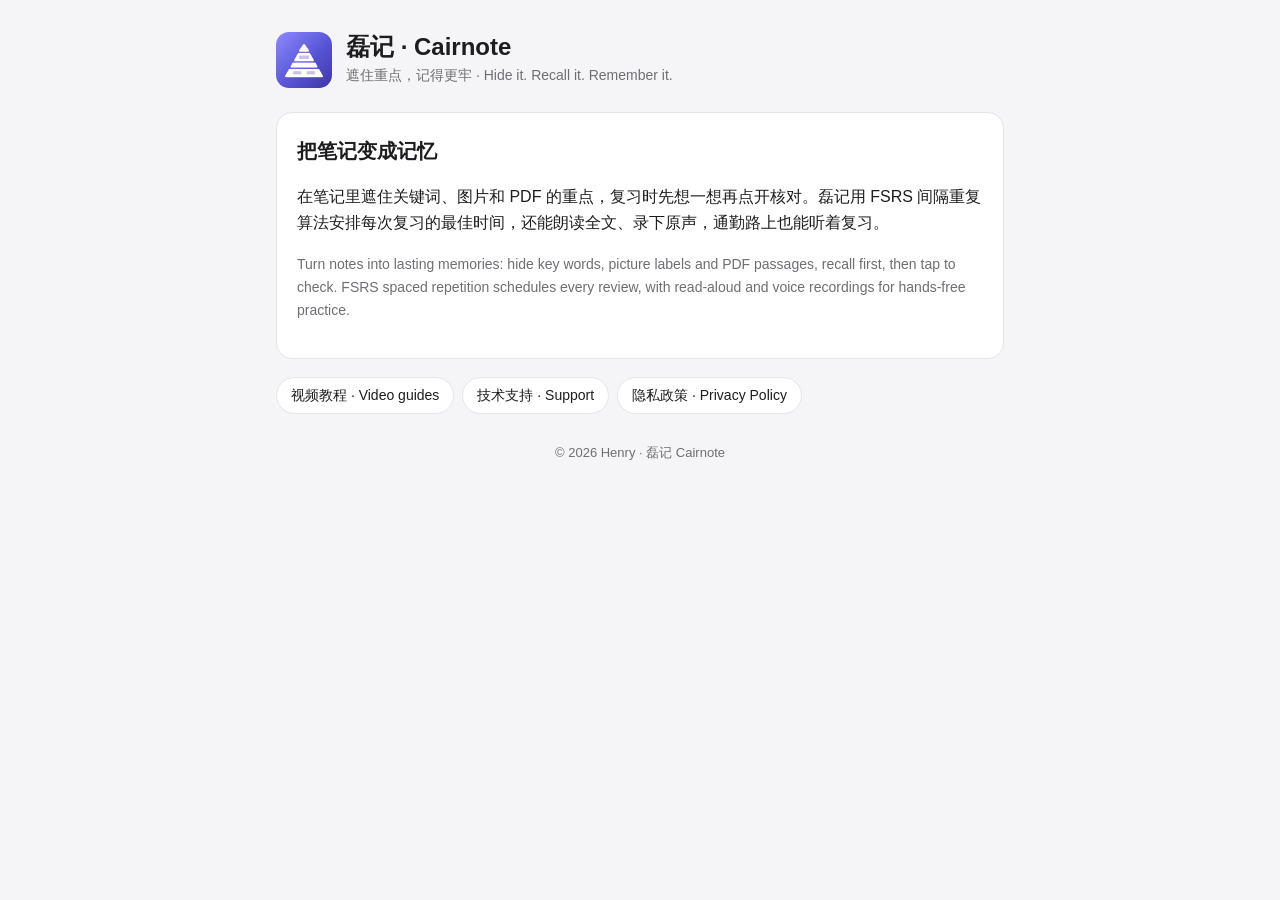
<file: index.html>
<!doctype html>
<html lang="zh-Hans"><head><meta charset="utf-8"><meta name="viewport" content="width=device-width,initial-scale=1">
<title>磊记 Cairnote — 遮住重点，记得更牢</title><link rel="stylesheet" href="style.css"><link rel="icon" href="icon.png"></head>
<body><main>
<header><img src="icon.png" alt=""><div><h1>磊记 · Cairnote</h1><p>遮住重点，记得更牢 · Hide it. Recall it. Remember it.</p></div></header>
<section>
<h2>把笔记变成记忆</h2>
<p>在笔记里遮住关键词、图片和 PDF 的重点，复习时先想一想再点开核对。磊记用 FSRS 间隔重复算法安排每次复习的最佳时间，还能朗读全文、录下原声，通勤路上也能听着复习。</p>
<p class="muted">Turn notes into lasting memories: hide key words, picture labels and PDF passages, recall first, then tap to check. FSRS spaced repetition schedules every review, with read-aloud and voice recordings for hands-free practice.</p>
</section>
<nav><a href="learn.html">视频教程 · Video guides</a><a href="support.html">技术支持 · Support</a><a href="privacy.html">隐私政策 · Privacy Policy</a></nav>
<footer>© 2026 Henry · 磊记 Cairnote</footer>
</main></body></html>
</file>
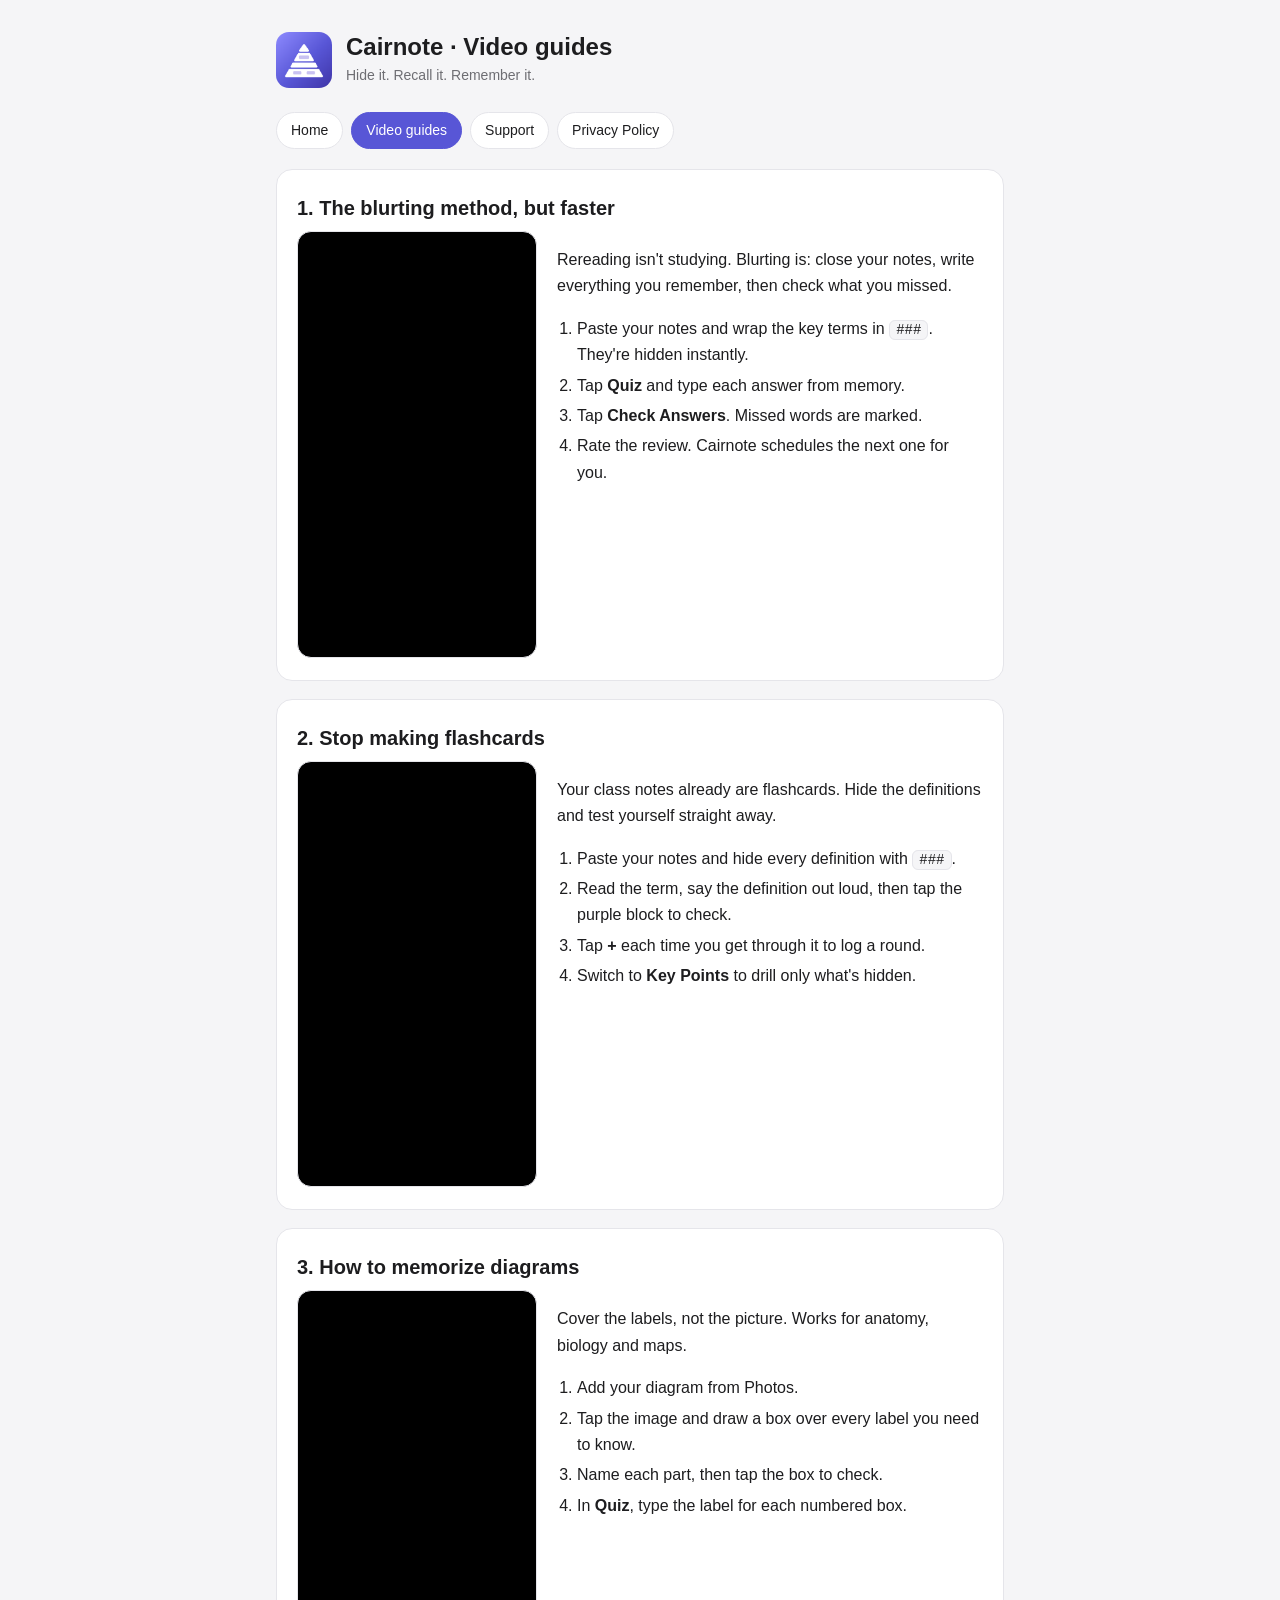
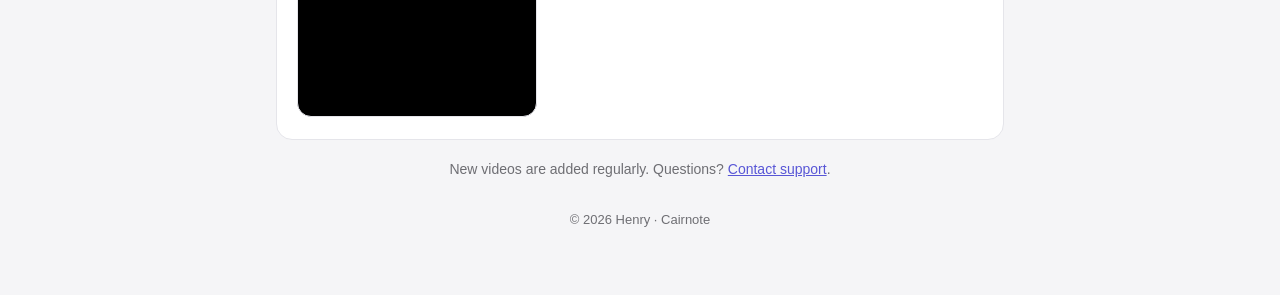
<file: learn.html>
<!doctype html>
<html lang="en"><head><meta charset="utf-8"><meta name="viewport" content="width=device-width,initial-scale=1">
<title>Cairnote — Video guides</title>
<meta name="description" content="Short video guides: active recall, blurting and diagram memorization with Cairnote.">
<link rel="stylesheet" href="style.css"><link rel="icon" href="icon.png">
<style>
.vid{display:flex;gap:20px;align-items:flex-start;flex-wrap:wrap}
.frame{flex:0 0 240px;aspect-ratio:9/16;border-radius:14px;overflow:hidden;background:#000;border:1px solid var(--line)}
.frame iframe{width:100%;height:100%;border:0;display:block}
.steps{flex:1 1 260px;min-width:0}
.steps ol{padding-left:20px;margin:8px 0 0}
.steps li{margin:4px 0}
code{background:var(--bg);border:1px solid var(--line);border-radius:6px;padding:1px 6px;font-size:14px}
@media (max-width:560px){.frame{flex:1 1 100%;max-width:320px;margin:0 auto}}
</style></head>
<body><main>
<header><img src="icon.png" alt=""><div><h1>Cairnote · Video guides</h1><p>Hide it. Recall it. Remember it.</p></div></header>
<nav><a href="index.html">Home</a><a class="on" href="learn.html">Video guides</a><a href="support.html">Support</a><a href="privacy.html">Privacy Policy</a></nav>

<section>
<h2>1. The blurting method, but faster</h2>
<div class="vid">
<div class="frame"><iframe src="https://www.youtube-nocookie.com/embed/QrFRQUNsZ4k" title="The blurting method, but faster" loading="lazy" allow="encrypted-media; picture-in-picture" allowfullscreen></iframe></div>
<div class="steps">
<p>Rereading isn't studying. Blurting is: close your notes, write everything you remember, then check what you missed.</p>
<ol>
<li>Paste your notes and wrap the key terms in <code>###</code>. They're hidden instantly.</li>
<li>Tap <b>Quiz</b> and type each answer from memory.</li>
<li>Tap <b>Check Answers</b>. Missed words are marked.</li>
<li>Rate the review. Cairnote schedules the next one for you.</li>
</ol>
</div></div>
</section>

<section>
<h2>2. Stop making flashcards</h2>
<div class="vid">
<div class="frame"><iframe src="https://www.youtube-nocookie.com/embed/xqP1HUV1AH8" title="Stop making flashcards" loading="lazy" allow="encrypted-media; picture-in-picture" allowfullscreen></iframe></div>
<div class="steps">
<p>Your class notes already are flashcards. Hide the definitions and test yourself straight away.</p>
<ol>
<li>Paste your notes and hide every definition with <code>###</code>.</li>
<li>Read the term, say the definition out loud, then tap the purple block to check.</li>
<li>Tap <b>+</b> each time you get through it to log a round.</li>
<li>Switch to <b>Key Points</b> to drill only what's hidden.</li>
</ol>
</div></div>
</section>

<section>
<h2>3. How to memorize diagrams</h2>
<div class="vid">
<div class="frame"><iframe src="https://www.youtube-nocookie.com/embed/q3FjysDj7Ik" title="How to memorize diagrams" loading="lazy" allow="encrypted-media; picture-in-picture" allowfullscreen></iframe></div>
<div class="steps">
<p>Cover the labels, not the picture. Works for anatomy, biology and maps.</p>
<ol>
<li>Add your diagram from Photos.</li>
<li>Tap the image and draw a box over every label you need to know.</li>
<li>Name each part, then tap the box to check.</li>
<li>In <b>Quiz</b>, type the label for each numbered box.</li>
</ol>
</div></div>
</section>

<p class="muted" style="text-align:center">New videos are added regularly. Questions? <a href="support.html">Contact support</a>.</p>
<footer>© 2026 Henry · Cairnote</footer>
</main></body></html>
</file>
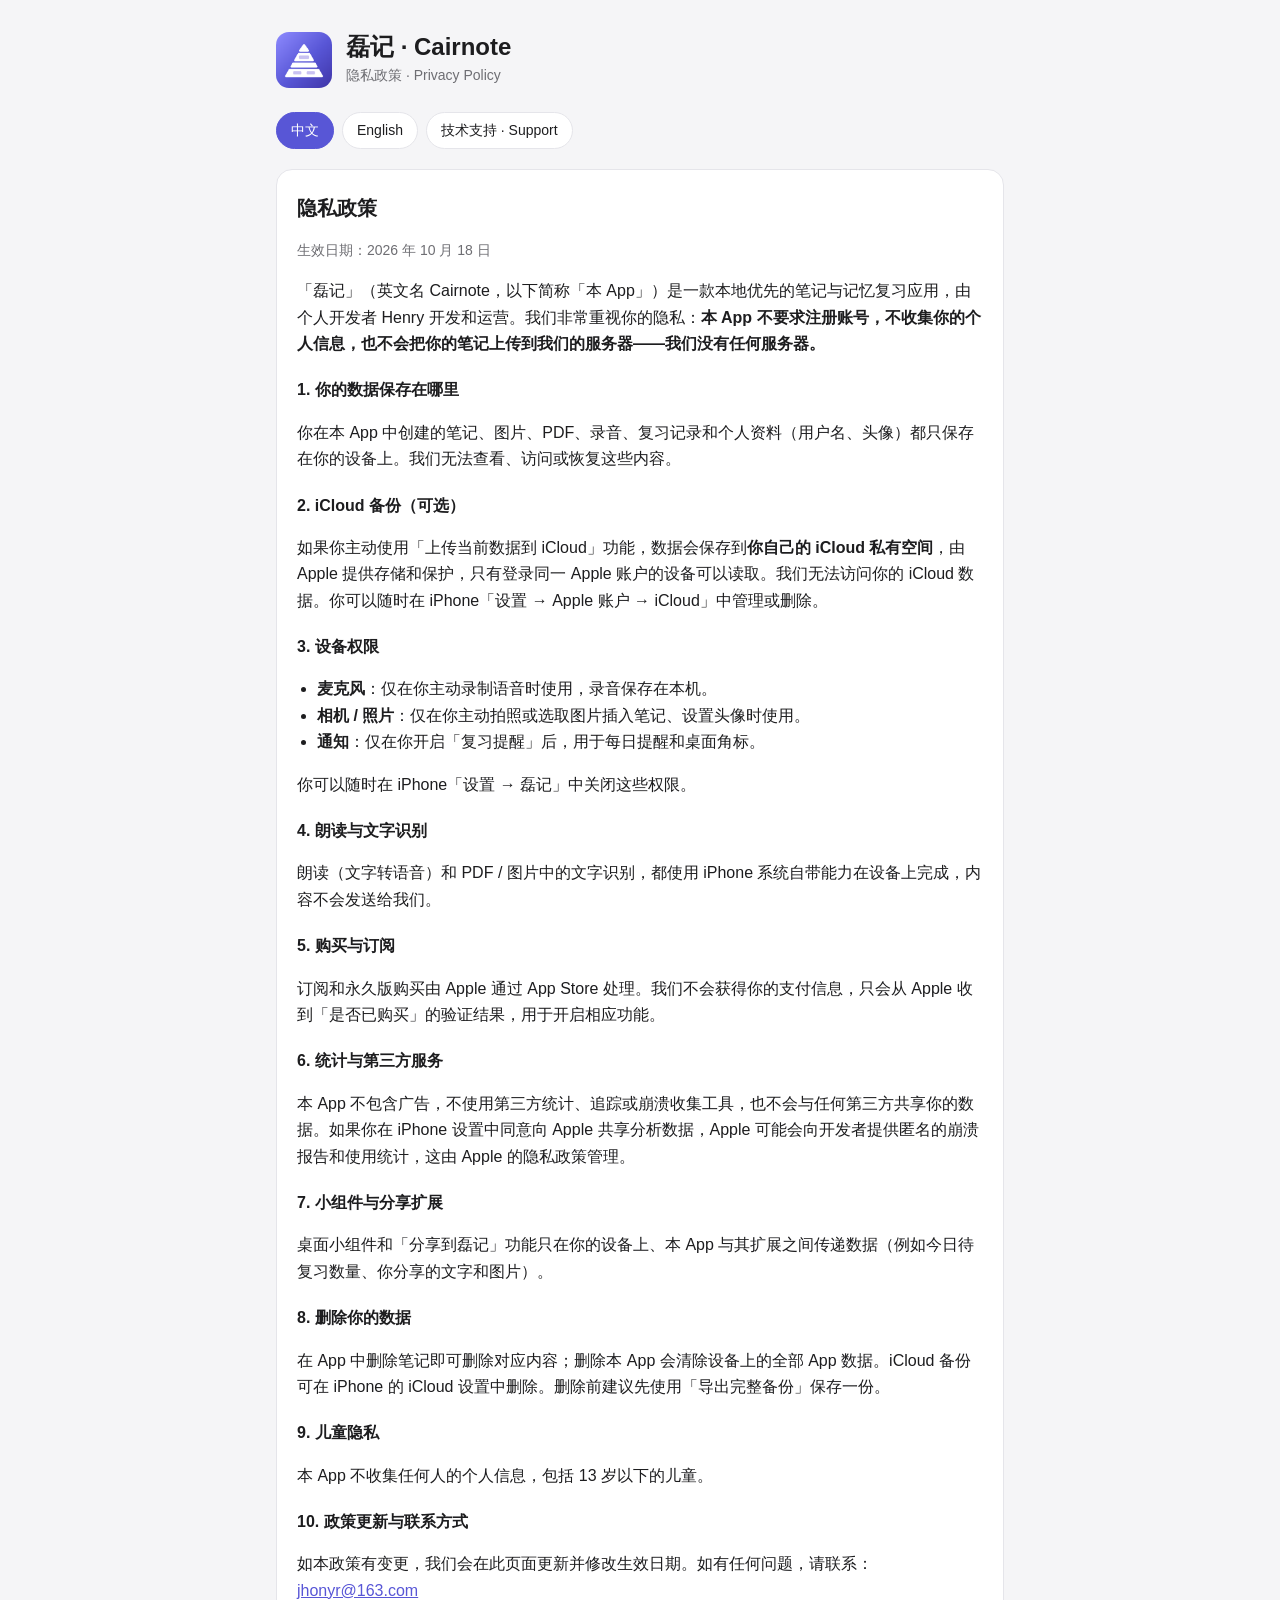
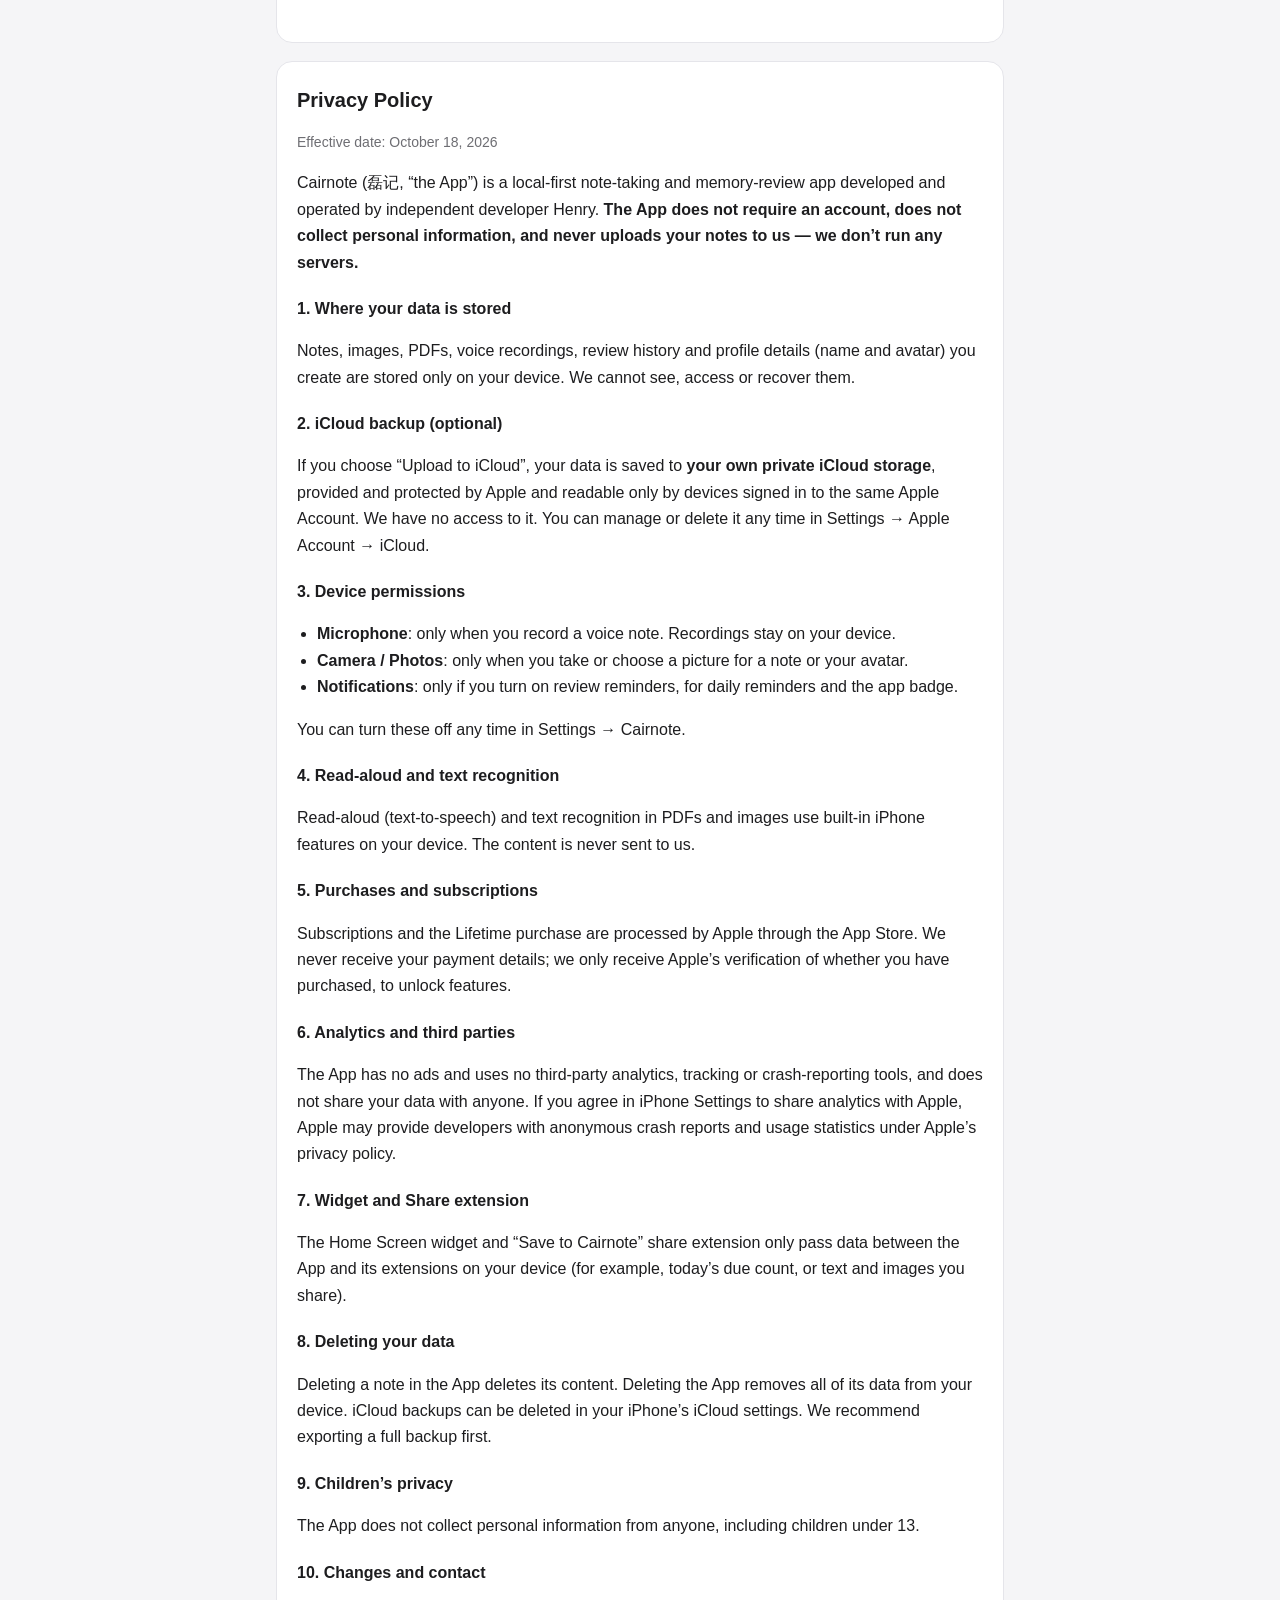
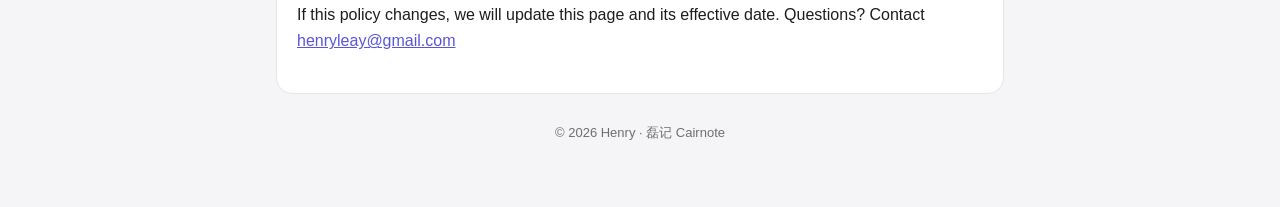
<file: privacy.html>
<!doctype html>
<html lang="zh-Hans"><head><meta charset="utf-8"><meta name="viewport" content="width=device-width,initial-scale=1">
<title>隐私政策 · Privacy Policy — 磊记 Cairnote</title><link rel="stylesheet" href="style.css"><link rel="icon" href="icon.png"></head>
<body><main>
<header><img src="icon.png" alt=""><div><h1>磊记 · Cairnote</h1><p>隐私政策 · Privacy Policy</p></div></header>
<nav><a href="#zh" class="on">中文</a><a href="#en">English</a><a href="support.html">技术支持 · Support</a></nav>

<section id="zh">
<h2>隐私政策</h2>
<p class="muted">生效日期：2026 年 10 月 18 日</p>
<p>「磊记」（英文名 Cairnote，以下简称「本 App」）是一款本地优先的笔记与记忆复习应用，由个人开发者 Henry 开发和运营。我们非常重视你的隐私：<strong>本 App 不要求注册账号，不收集你的个人信息，也不会把你的笔记上传到我们的服务器——我们没有任何服务器。</strong></p>

<h3>1. 你的数据保存在哪里</h3>
<p>你在本 App 中创建的笔记、图片、PDF、录音、复习记录和个人资料（用户名、头像）都只保存在你的设备上。我们无法查看、访问或恢复这些内容。</p>

<h3>2. iCloud 备份（可选）</h3>
<p>如果你主动使用「上传当前数据到 iCloud」功能，数据会保存到<strong>你自己的 iCloud 私有空间</strong>，由 Apple 提供存储和保护，只有登录同一 Apple 账户的设备可以读取。我们无法访问你的 iCloud 数据。你可以随时在 iPhone「设置 → Apple 账户 → iCloud」中管理或删除。</p>

<h3>3. 设备权限</h3>
<ul>
<li><strong>麦克风</strong>：仅在你主动录制语音时使用，录音保存在本机。</li>
<li><strong>相机 / 照片</strong>：仅在你主动拍照或选取图片插入笔记、设置头像时使用。</li>
<li><strong>通知</strong>：仅在你开启「复习提醒」后，用于每日提醒和桌面角标。</li>
</ul>
<p>你可以随时在 iPhone「设置 → 磊记」中关闭这些权限。</p>

<h3>4. 朗读与文字识别</h3>
<p>朗读（文字转语音）和 PDF / 图片中的文字识别，都使用 iPhone 系统自带能力在设备上完成，内容不会发送给我们。</p>

<h3>5. 购买与订阅</h3>
<p>订阅和永久版购买由 Apple 通过 App Store 处理。我们不会获得你的支付信息，只会从 Apple 收到「是否已购买」的验证结果，用于开启相应功能。</p>

<h3>6. 统计与第三方服务</h3>
<p>本 App 不包含广告，不使用第三方统计、追踪或崩溃收集工具，也不会与任何第三方共享你的数据。如果你在 iPhone 设置中同意向 Apple 共享分析数据，Apple 可能会向开发者提供匿名的崩溃报告和使用统计，这由 Apple 的隐私政策管理。</p>

<h3>7. 小组件与分享扩展</h3>
<p>桌面小组件和「分享到磊记」功能只在你的设备上、本 App 与其扩展之间传递数据（例如今日待复习数量、你分享的文字和图片）。</p>

<h3>8. 删除你的数据</h3>
<p>在 App 中删除笔记即可删除对应内容；删除本 App 会清除设备上的全部 App 数据。iCloud 备份可在 iPhone 的 iCloud 设置中删除。删除前建议先使用「导出完整备份」保存一份。</p>

<h3>9. 儿童隐私</h3>
<p>本 App 不收集任何人的个人信息，包括 13 岁以下的儿童。</p>

<h3>10. 政策更新与联系方式</h3>
<p>如本政策有变更，我们会在此页面更新并修改生效日期。如有任何问题，请联系：<a href="mailto:jhonyr@163.com">jhonyr@163.com</a></p>
</section>

<section id="en">
<h2>Privacy Policy</h2>
<p class="muted">Effective date: October 18, 2026</p>
<p>Cairnote (磊记, “the App”) is a local-first note-taking and memory-review app developed and operated by independent developer Henry. <strong>The App does not require an account, does not collect personal information, and never uploads your notes to us — we don’t run any servers.</strong></p>

<h3>1. Where your data is stored</h3>
<p>Notes, images, PDFs, voice recordings, review history and profile details (name and avatar) you create are stored only on your device. We cannot see, access or recover them.</p>

<h3>2. iCloud backup (optional)</h3>
<p>If you choose “Upload to iCloud”, your data is saved to <strong>your own private iCloud storage</strong>, provided and protected by Apple and readable only by devices signed in to the same Apple Account. We have no access to it. You can manage or delete it any time in Settings → Apple Account → iCloud.</p>

<h3>3. Device permissions</h3>
<ul>
<li><strong>Microphone</strong>: only when you record a voice note. Recordings stay on your device.</li>
<li><strong>Camera / Photos</strong>: only when you take or choose a picture for a note or your avatar.</li>
<li><strong>Notifications</strong>: only if you turn on review reminders, for daily reminders and the app badge.</li>
</ul>
<p>You can turn these off any time in Settings → Cairnote.</p>

<h3>4. Read-aloud and text recognition</h3>
<p>Read-aloud (text-to-speech) and text recognition in PDFs and images use built-in iPhone features on your device. The content is never sent to us.</p>

<h3>5. Purchases and subscriptions</h3>
<p>Subscriptions and the Lifetime purchase are processed by Apple through the App Store. We never receive your payment details; we only receive Apple’s verification of whether you have purchased, to unlock features.</p>

<h3>6. Analytics and third parties</h3>
<p>The App has no ads and uses no third-party analytics, tracking or crash-reporting tools, and does not share your data with anyone. If you agree in iPhone Settings to share analytics with Apple, Apple may provide developers with anonymous crash reports and usage statistics under Apple’s privacy policy.</p>

<h3>7. Widget and Share extension</h3>
<p>The Home Screen widget and “Save to Cairnote” share extension only pass data between the App and its extensions on your device (for example, today’s due count, or text and images you share).</p>

<h3>8. Deleting your data</h3>
<p>Deleting a note in the App deletes its content. Deleting the App removes all of its data from your device. iCloud backups can be deleted in your iPhone’s iCloud settings. We recommend exporting a full backup first.</p>

<h3>9. Children’s privacy</h3>
<p>The App does not collect personal information from anyone, including children under 13.</p>

<h3>10. Changes and contact</h3>
<p>If this policy changes, we will update this page and its effective date. Questions? Contact <a href="mailto:henryleay@gmail.com">henryleay@gmail.com</a></p>
</section>
<footer>© 2026 Henry · 磊记 Cairnote</footer>
</main></body></html>
</file>
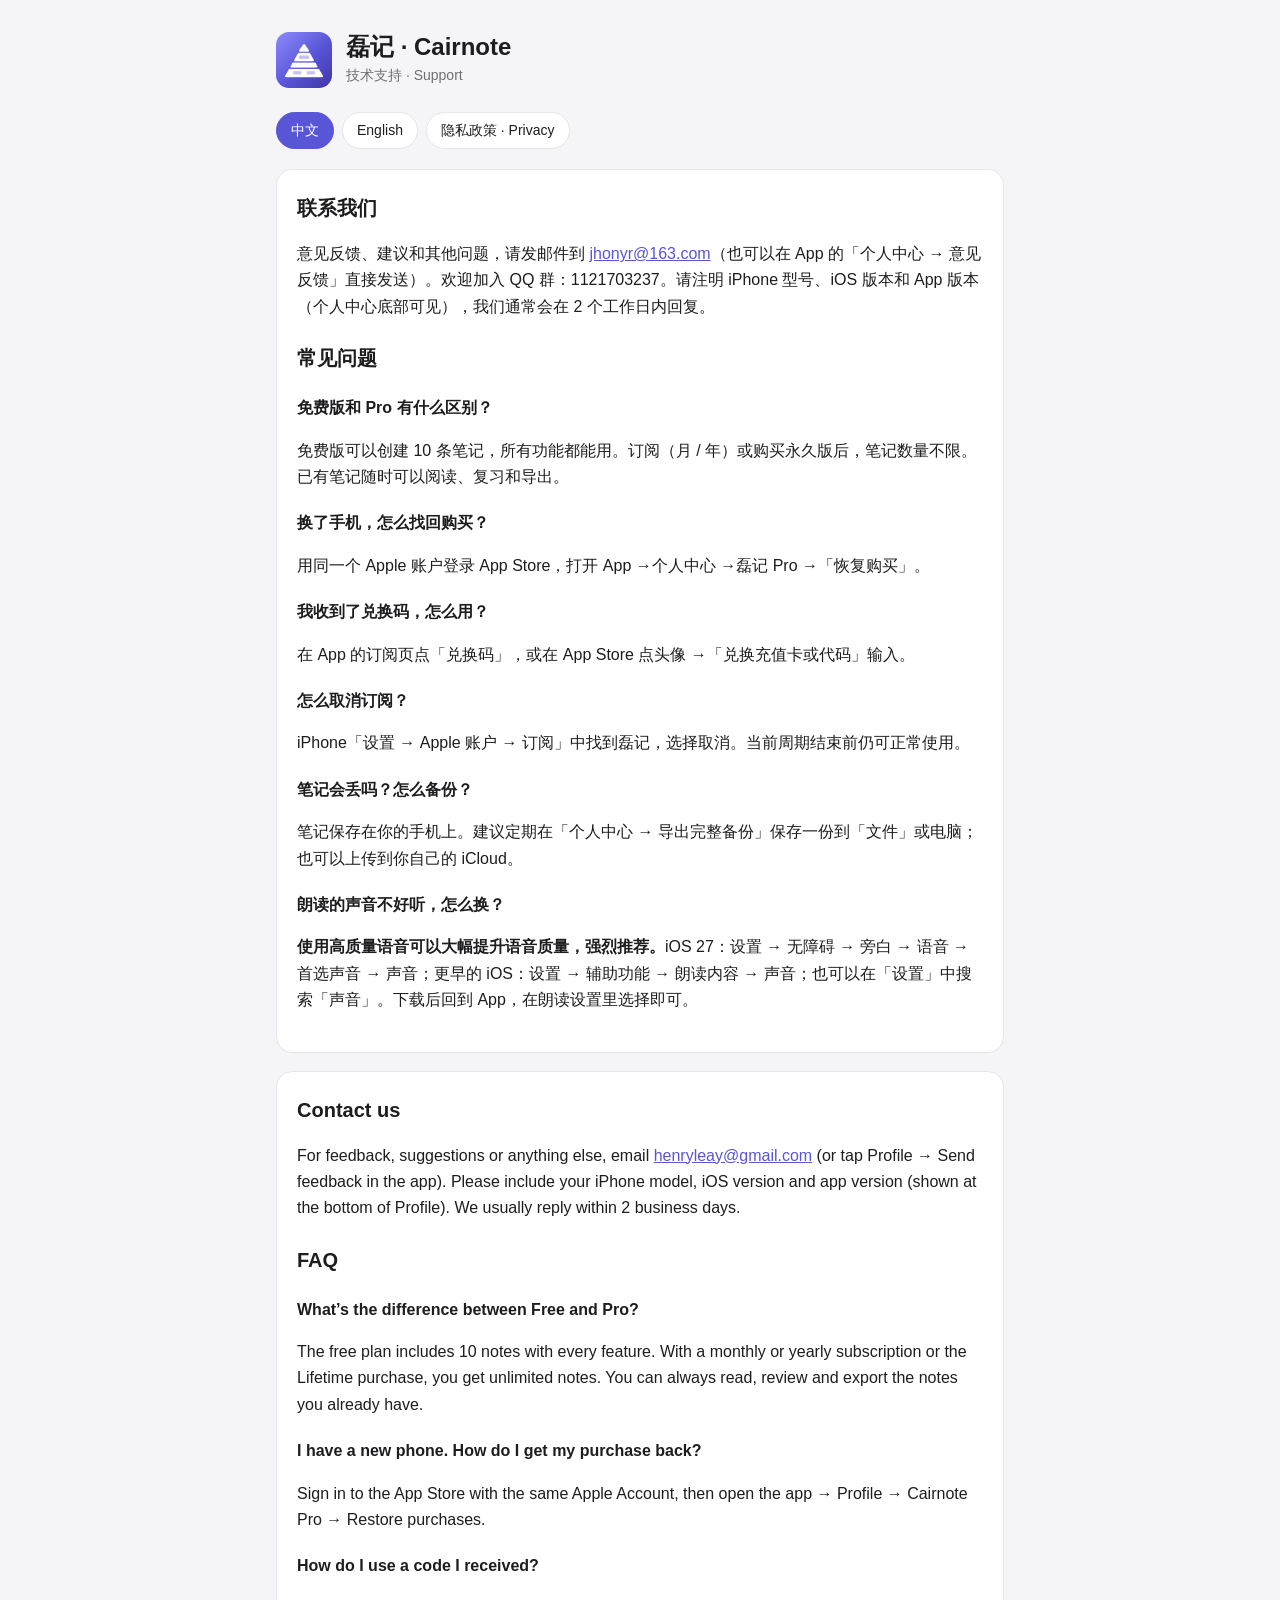
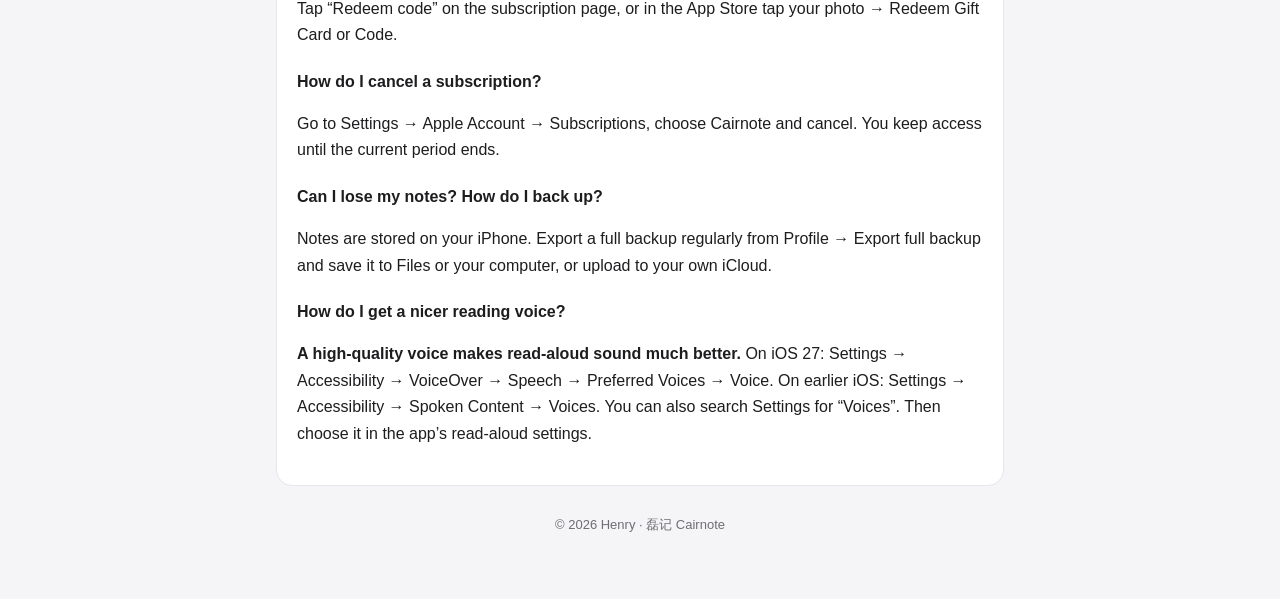
<file: support.html>
<!doctype html>
<html lang="zh-Hans"><head><meta charset="utf-8"><meta name="viewport" content="width=device-width,initial-scale=1">
<title>技术支持 · Support — 磊记 Cairnote</title><link rel="stylesheet" href="style.css"><link rel="icon" href="icon.png"></head>
<body><main>
<header><img src="icon.png" alt=""><div><h1>磊记 · Cairnote</h1><p>技术支持 · Support</p></div></header>
<nav><a href="#zh" class="on">中文</a><a href="#en">English</a><a href="privacy.html">隐私政策 · Privacy</a></nav>

<section id="zh">
<h2>联系我们</h2>
<p>意见反馈、建议和其他问题，请发邮件到 <a href="mailto:jhonyr@163.com?subject=%E7%A3%8A%E8%AE%B0%E5%8F%8D%E9%A6%88">jhonyr@163.com</a>（也可以在 App 的「个人中心 → 意见反馈」直接发送）。欢迎加入 QQ 群：1121703237。请注明 iPhone 型号、iOS 版本和 App 版本（个人中心底部可见），我们通常会在 2 个工作日内回复。</p>
<h2 style="margin-top:22px">常见问题</h2>
<h3>免费版和 Pro 有什么区别？</h3>
<p>免费版可以创建 10 条笔记，所有功能都能用。订阅（月 / 年）或购买永久版后，笔记数量不限。已有笔记随时可以阅读、复习和导出。</p>
<h3>换了手机，怎么找回购买？</h3>
<p>用同一个 Apple 账户登录 App Store，打开 App →个人中心 →磊记 Pro →「恢复购买」。</p>
<h3>我收到了兑换码，怎么用？</h3>
<p>在 App 的订阅页点「兑换码」，或在 App Store 点头像 →「兑换充值卡或代码」输入。</p>
<h3>怎么取消订阅？</h3>
<p>iPhone「设置 → Apple 账户 → 订阅」中找到磊记，选择取消。当前周期结束前仍可正常使用。</p>
<h3>笔记会丢吗？怎么备份？</h3>
<p>笔记保存在你的手机上。建议定期在「个人中心 → 导出完整备份」保存一份到「文件」或电脑；也可以上传到你自己的 iCloud。</p>
<h3>朗读的声音不好听，怎么换？</h3>
<p><strong>使用高质量语音可以大幅提升语音质量，强烈推荐。</strong>iOS 27：设置 → 无障碍 → 旁白 → 语音 → 首选声音 → 声音；更早的 iOS：设置 → 辅助功能 → 朗读内容 → 声音；也可以在「设置」中搜索「声音」。下载后回到 App，在朗读设置里选择即可。</p>
</section>

<section id="en">
<h2>Contact us</h2>
<p>For feedback, suggestions or anything else, email <a href="mailto:henryleay@gmail.com?subject=Cairnote%20feedback">henryleay@gmail.com</a> (or tap Profile → Send feedback in the app). Please include your iPhone model, iOS version and app version (shown at the bottom of Profile). We usually reply within 2 business days.</p>
<h2 style="margin-top:22px">FAQ</h2>
<h3>What’s the difference between Free and Pro?</h3>
<p>The free plan includes 10 notes with every feature. With a monthly or yearly subscription or the Lifetime purchase, you get unlimited notes. You can always read, review and export the notes you already have.</p>
<h3>I have a new phone. How do I get my purchase back?</h3>
<p>Sign in to the App Store with the same Apple Account, then open the app → Profile → Cairnote Pro → Restore purchases.</p>
<h3>How do I use a code I received?</h3>
<p>Tap “Redeem code” on the subscription page, or in the App Store tap your photo → Redeem Gift Card or Code.</p>
<h3>How do I cancel a subscription?</h3>
<p>Go to Settings → Apple Account → Subscriptions, choose Cairnote and cancel. You keep access until the current period ends.</p>
<h3>Can I lose my notes? How do I back up?</h3>
<p>Notes are stored on your iPhone. Export a full backup regularly from Profile → Export full backup and save it to Files or your computer, or upload to your own iCloud.</p>
<h3>How do I get a nicer reading voice?</h3>
<p><strong>A high-quality voice makes read-aloud sound much better.</strong> On iOS 27: Settings → Accessibility → VoiceOver → Speech → Preferred Voices → Voice. On earlier iOS: Settings → Accessibility → Spoken Content → Voices. You can also search Settings for “Voices”. Then choose it in the app’s read-aloud settings.</p>
</section>
<footer>© 2026 Henry · 磊记 Cairnote</footer>
</main></body></html>
</file>
<file: style.css>
:root{--bg:#f5f5f7;--card:#fff;--ink:#1d1d1f;--muted:#6e6e73;--accent:#5856D6;--line:#e5e5ea}
@media (prefers-color-scheme:dark){:root{--bg:#000;--card:#1c1c1e;--ink:#f5f5f7;--muted:#a1a1a6;--accent:#7D7AFF;--line:#38383a}}
*{box-sizing:border-box}html{-webkit-text-size-adjust:100%}
body{margin:0;background:var(--bg);color:var(--ink);font:16px/1.65 -apple-system,BlinkMacSystemFont,"PingFang SC","Helvetica Neue",Arial,sans-serif}
main{max-width:760px;margin:0 auto;padding:32px 16px 64px}
header{display:flex;align-items:center;gap:14px;margin-bottom:24px}
header img{width:56px;height:56px;border-radius:13px}
header h1{font-size:24px;margin:0;line-height:1.2}header p{margin:2px 0 0;color:var(--muted);font-size:14px}
nav{display:flex;gap:8px;flex-wrap:wrap;margin:0 0 20px}
nav a{padding:6px 14px;border-radius:999px;background:var(--card);border:1px solid var(--line);color:var(--ink);text-decoration:none;font-size:14px}
nav a.on{background:var(--accent);border-color:var(--accent);color:#fff}
section{background:var(--card);border:1px solid var(--line);border-radius:16px;padding:22px 20px;margin:0 0 18px}
h2{font-size:20px;margin:0 0 6px}h3{font-size:16px;margin:20px 0 4px}
p,li{color:var(--ink)}.muted{color:var(--muted);font-size:14px}
a{color:var(--accent)}ul{padding-left:20px}
footer{color:var(--muted);font-size:13px;text-align:center;margin-top:28px}
</file>
